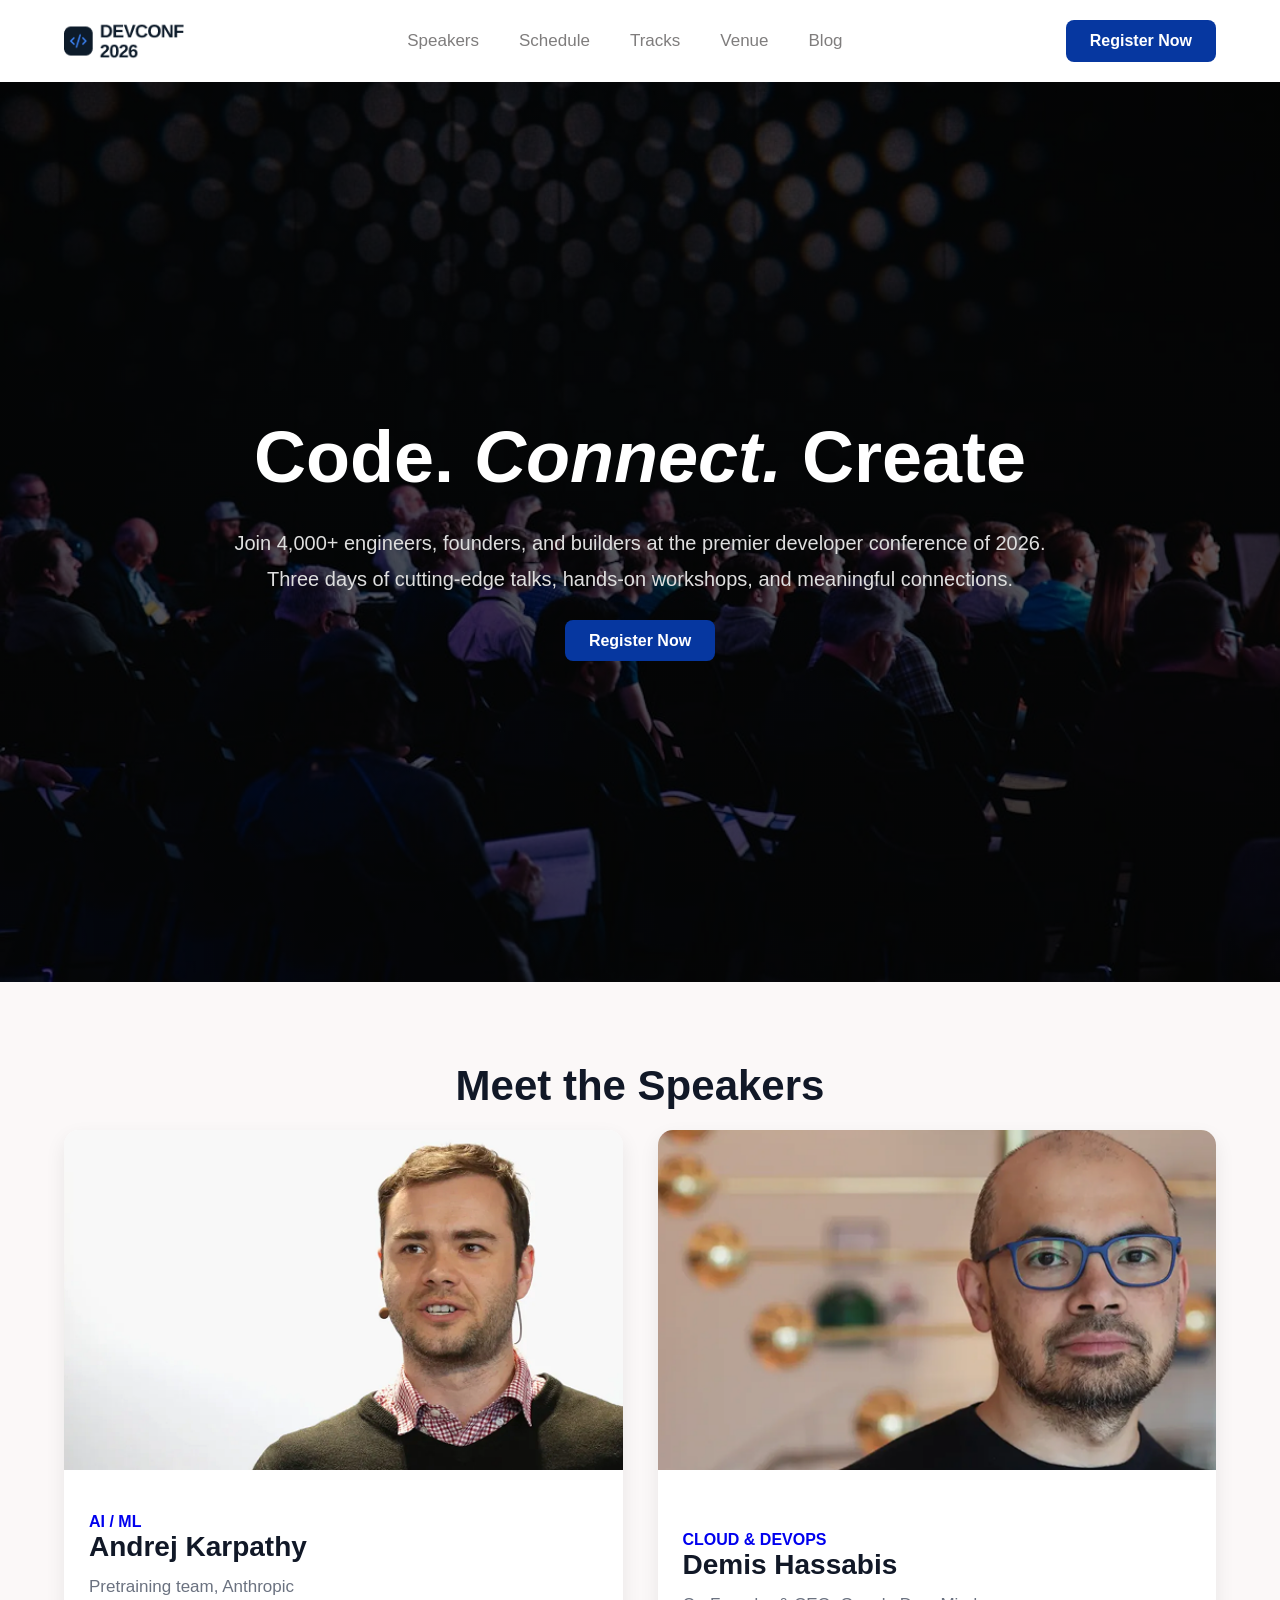
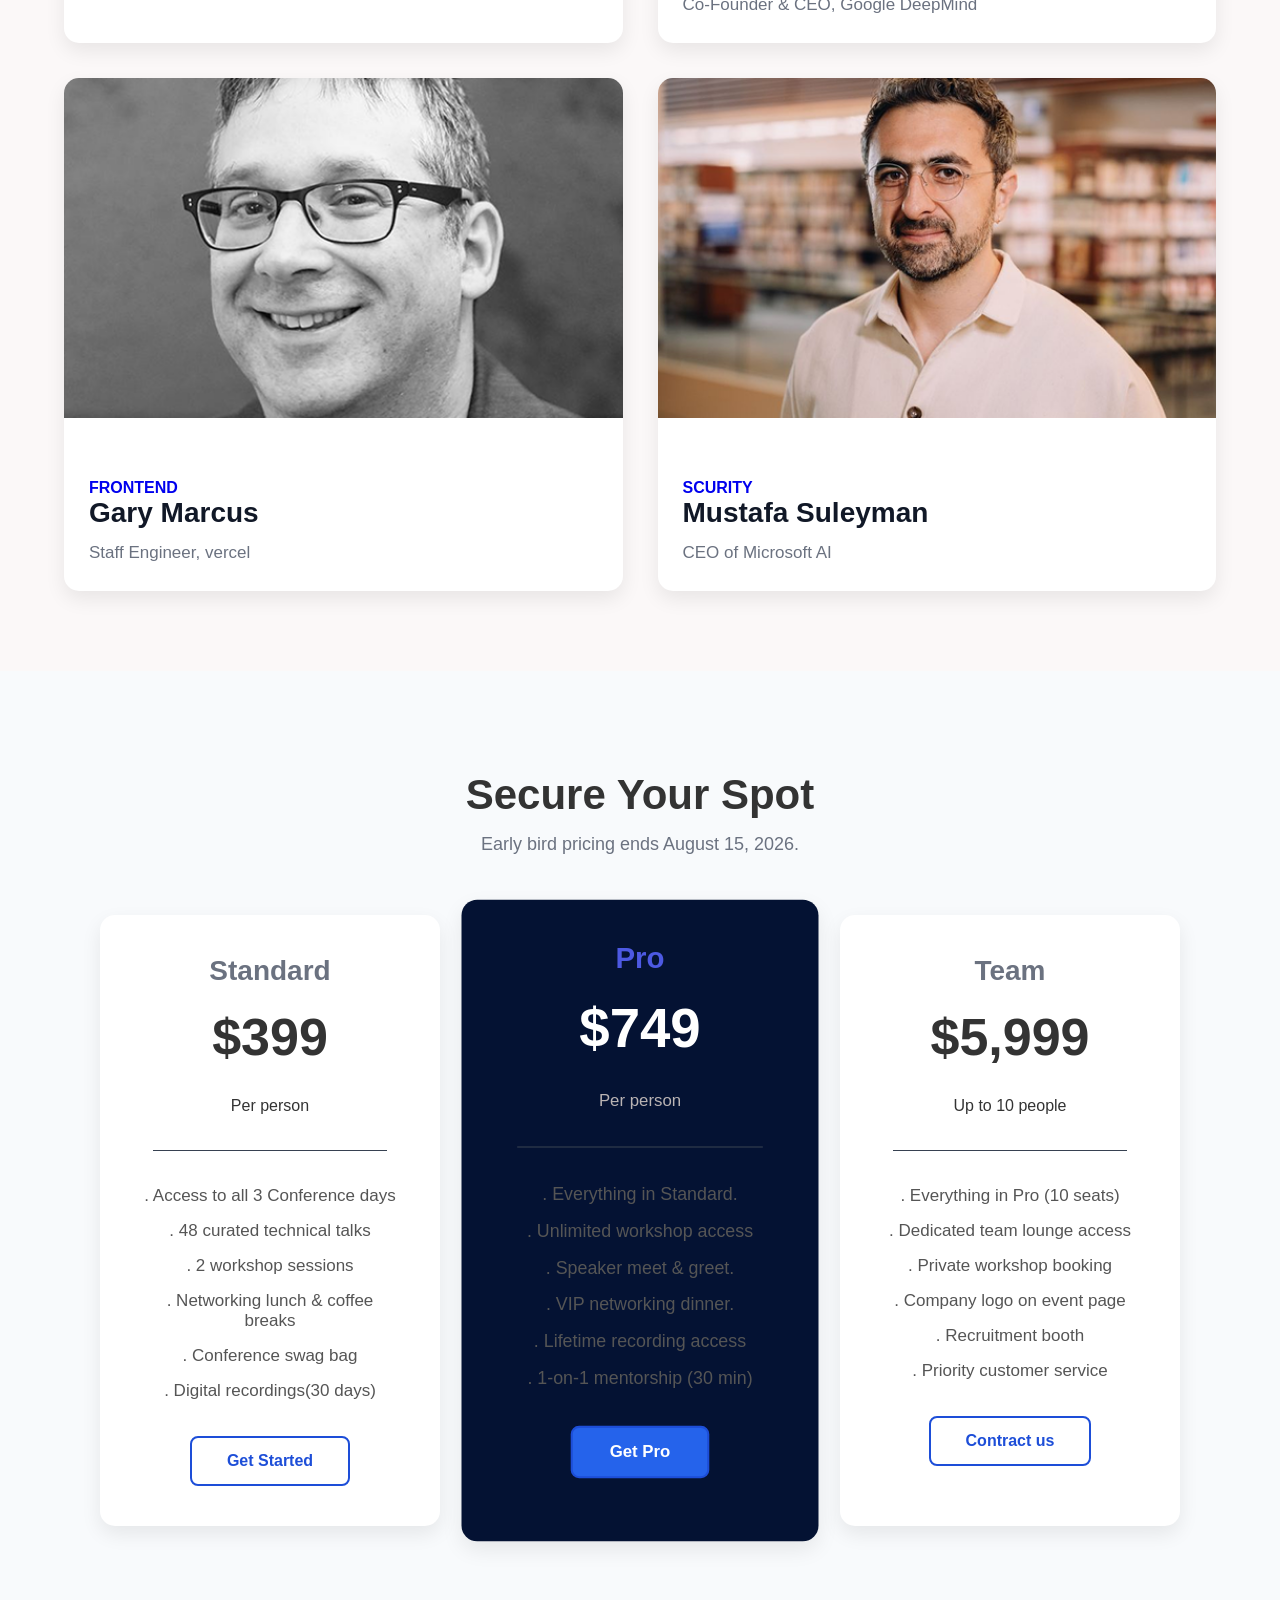
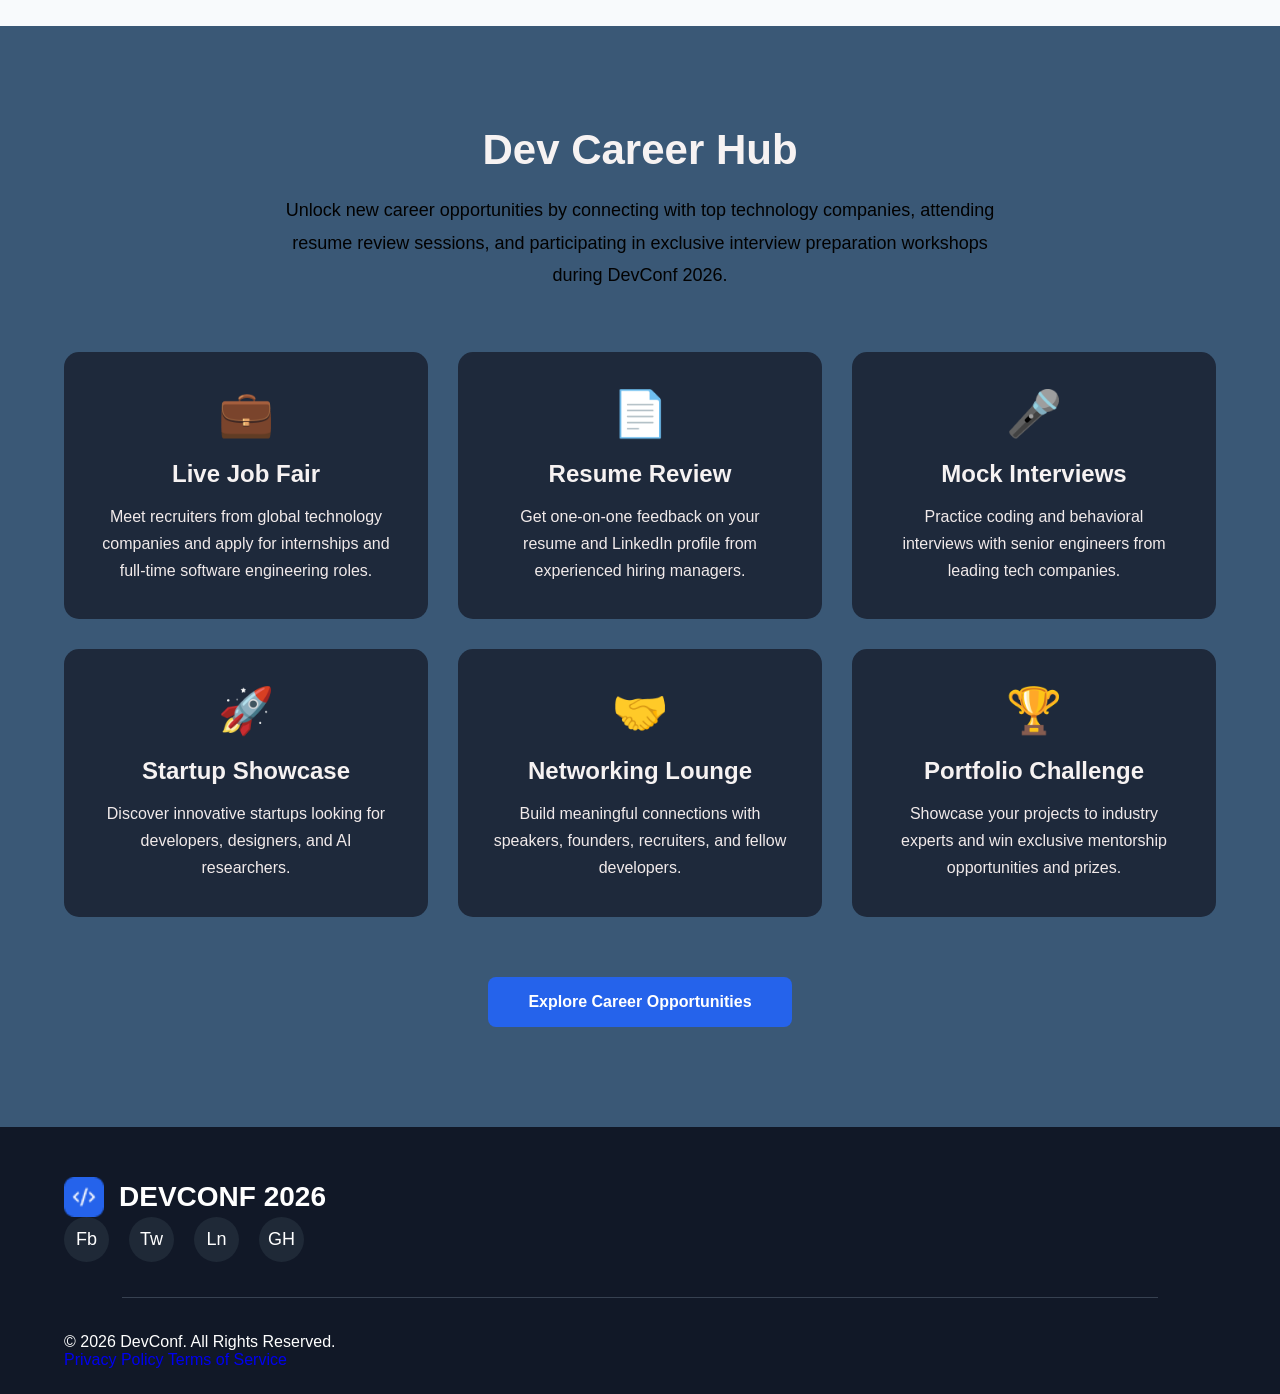
<file: index.html>
<!DOCTYPE html>
<html lang="en">
<head>
    <meta charset="UTF-8">
    <meta name="viewport" content="width=device-width, initial-scale=1.0">
    <title>DevConf 2026</title>
    <link rel="stylesheet" href="./assets/banner.jpg"rel="stylesheet">

    <link rel="stylesheet" href="./style.css">
</head>
<body>
    <header>
<nav class="navbar">
    <div class="logo">
        <em class="fa-solid fa-code"></em>
        <div class="logo">
                <img src="./assets/logo.png" alt="DEVCONF Logo">
            </div>
    </div>
    

<ul class="nav-links">

    <li><a href="#">Speakers</a></li>  

    <li><a href="#">Schedule</a></li> 
    <li><a href="#">Tracks</a></li>     
    <li><a href="#">Venue</a></li>    
    <li><a href="#">Blog</a></li> 

</ul>
 <a href="#" class="register-btn">Register Now</a>
</nav>



    </header>
    <section class="hero">
        <div class="hero-content">
            <h1>
                Code.
                <em>Connect.</em>
                Create
            </h1>
            <p>Join 4,000+ engineers, founders, and builders at the premier
                    developer conference of 2026. Three days of cutting-edge talks,
                    hands-on workshops, and meaningful connections.</p>
            <a href="#" class="register-btn">Register Now</a>
        </div>  

    </section>

</body>
</html>
<section class="speakers">
        <div class="container">
            <h2>Meet the Speakers</h2>
            <div class="speaker-grid">
                <div class="speaker-card">
                    <img src="./assets/andrej.png" alt="Andrej Karpathy"> 
                    <div class="speaker-info"
                    ><br>
                    <a href="category" ><b>AI / ML </b></a>
                        <h3><b>Andrej Karpathy</b></h3>

                <p>Pretraining team, Anthropic </p>
                    </div>
                </div>
                <div class="speaker-card">
                    <img src="./assets/demis.png" alt="Demis Hassabis">
                    <div class="speaker-info">
                        <br><br>
                        <a href="category"><b>CLOUD & DEVOPS</b></a>
                        <h3><b>Demis Hassabis</b></h3>
                        <p>Co-Founder & CEO, Google DeepMind</p>
                    </div>
                </div>
                <div class="speaker-card">
                    <img src="./assets/gary.png" alt="Gary Marcus">
                    <div class="speaker-info">
                        <br><br>
                        <a href="category"><b>FRONTEND</b></a>
                        <h3><b>Gary Marcus</b></h3>
                        <p>Staff Engineer, vercel</p>
                    </div>
            </div>
            <div class="speaker-card">
                <img src="./assets/mustafa.png" alt="Mustafa Suleyman">
                <div class="speaker-info">
                    <br><br>
                    <a href="category"><b>SCURITY</b></a>
                    <h3><b>Mustafa Suleyman</b></h3>
                    <p> CEO of Microsoft AI</p>
                </div>
        </div>
        
    </section>

    <section class="pricing">

        <div class="container">

            <h2>Secure Your Spot</h2>

            <p class="subtitle">
                Early bird pricing ends August 15, 2026.
            </p>

            <div class="pricing-cards">

                <div class="card">

                    <h3>Standard</h3>

                    <h1>$399</h1>
                    <p>Per person</p>
                    <hr>

                    <ul>
                        <li>. Access to all 3 Conference days</li>
                        <li>. 48 curated technical talks</li>
                        <li>. 2 workshop sessions</li>
                        <li>. Networking lunch & coffee breaks</li>
                        <li>. Conference swag bag </li>
                        <li>. Digital recordings(30 days)</li>
                    </ul>

                    <a href="#" class="btn">Get Started</a>

                </div>


                <div class="card featured">


                    <h3>Pro</h3>

                    <h1>$749</h1>
                    <p>Per person</p>
                    <hr>

                    <ul>
                        <li>. Everything in Standard.   </li>
                        <li>. Unlimited workshop access </li>
                        <li>. Speaker meet & greet.     </li>
                        <li>. VIP networking dinner.    </li>
                        <li>. Lifetime recording access </li>
                        <li>. 1-on-1 mentorship (30 min)</li>
                    </ul>

                    <a href="#" class="btn">Get Pro</a>

                </div>


                <div class="card">

                    <h3>Team</h3>

                    <h1>$5,999</h1>
                    <p>Up to 10 people</p>
                    <hr>

                    <ul>
                        <li>. Everything in Pro (10 seats)</li>
                        <li>. Dedicated team lounge access</li>
                        <li>. Private workshop booking</li>
                        <li>. Company logo on event page</li>
                        <li>. Recruitment booth</li>
                        <li>. Priority customer service</li>
                    </ul>

                    <a href="#" class="btn">Contract us</a>

                </div>

            </div>
        </div>

    </section>
    <section class="career-hub">

    <div class="container">

        <h2>Dev Career Hub</h2>

        <p class="career-subtitle">
            Unlock new career opportunities by connecting with top technology
            companies, attending resume review sessions, and participating in
            exclusive interview preparation workshops during DevConf 2026.
        </p>

        <div class="career-grid">

            <div class="career-card">

                <div class="icon">💼</div>

                <h3>Live Job Fair</h3>

                <p>
                    Meet recruiters from global technology companies and apply
                    for internships and full-time software engineering roles.
                </p>

            </div>

            <div class="career-card">

                <div class="icon">📄</div>

                <h3>Resume Review</h3>

                <p>
                    Get one-on-one feedback on your resume and LinkedIn profile
                    from experienced hiring managers.
                </p>

            </div>

            <div class="career-card">

                <div class="icon">🎤</div>

                <h3>Mock Interviews</h3>

                <p>
                    Practice coding and behavioral interviews with senior
                    engineers from leading tech companies.
                </p>

            </div>

            <div class="career-card">

                <div class="icon">🚀</div>

                <h3>Startup Showcase</h3>

                <p>
                    Discover innovative startups looking for developers,
                    designers, and AI researchers.
                </p>

            </div>

            <div class="career-card">

                <div class="icon">🤝</div>

                <h3>Networking Lounge</h3>

                <p>
                    Build meaningful connections with speakers, founders,
                    recruiters, and fellow developers.
                </p>

            </div>

            <div class="career-card">

                <div class="icon">🏆</div>

                <h3>Portfolio Challenge</h3>

                <p>
                    Showcase your projects to industry experts and win exclusive
                    mentorship opportunities and prizes.
                </p>

            </div>

        </div>

          <a href="#" class="career-btn">Explore Career Opportunities</a>

        </div>

       </section>

<footer>

    <div class="container">

        <div class="footer-top">


            <div class="footer-logo">

                <img src="./assets/logo-mini.png" alt="DevConf Logo">

                <h2>DEVCONF 2026</h2>

            </div>

            <div class="social-links">

                <a href="#"><i class="https://www.facebook.com"></i>Fb</a>

                <a href="#"><i class="https://www.twitter.com"></i>Tw</a>

                <a href="#"><i class="https://www.linkedin-in.com"></i>Ln</a>

                <a href="#"><i class="https://www.github.com"></i>GH </a>

            </div>

        </div>

        <hr>

        <div class="footer-bottom">

            <p>© 2026 DevConf. All Rights Reserved.</p>

            <div class="footer-links">

                <a href="#">Privacy Policy</a>

                <a href="#">Terms of Service</a>

            </div>

        </div>

    </div>

</footer>

</body>
</html>
</file>
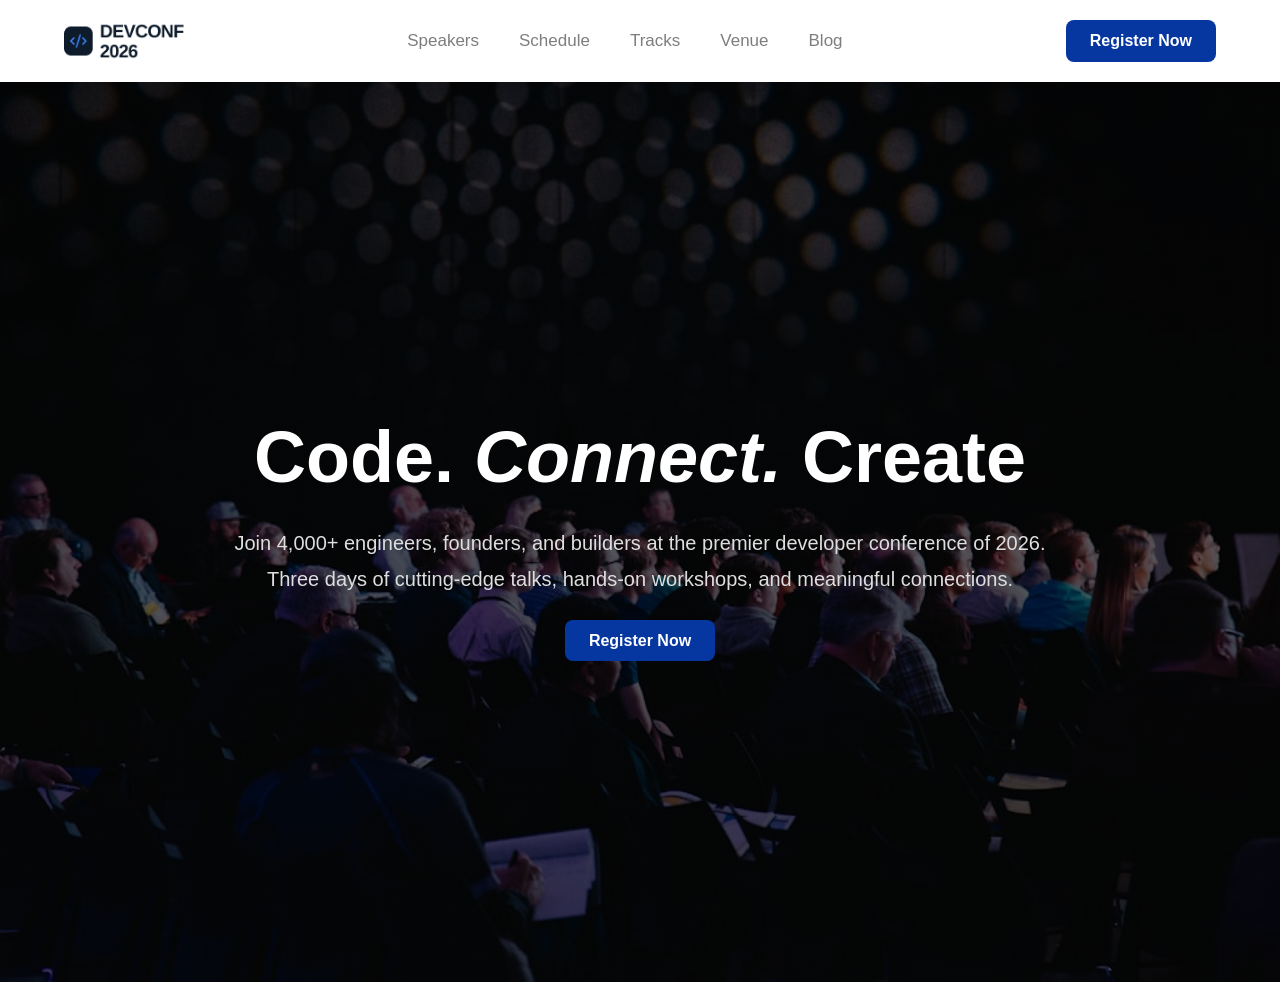
<file: 1stpage.html>
<!DOCTYPE html>
<html lang="en">
<head>
    <meta charset="UTF-8">
    <meta name="viewport" content="width=device-width, initial-scale=1.0">
    <title>DevConf 2026</title>
    <link rel="stylesheet" href="assets/banner.jpg"rel="stylesheet">

    <link rel="stylesheet" href="style.css">
</head>
<body>
    <header>
<nav class="navbar">
    <div class="logo">
        <em class="fa-solid fa-code"></em>
        <div class="logo">
                <img src="assets/logo.png" alt="DEVCONF Logo">
            </div>
    </div>
    

<ul class="nav-links">

    <li><a href="#">Speakers</a></li>  

    <li><a href="#">Schedule</a></li> 
    <li><a href="#">Tracks</a></li>     
    <li><a href="#">Venue</a></li>    
    <li><a href="#">Blog</a></li> 

</ul>
 <a href="#" class="register-btn">Register Now</a>
</nav>



    </header>
    <section class="hero">
        <div class="hero-content">
            <h1>
                Code.
                <em>Connect.</em>
                Create
            </h1>
            <p>Join 4,000+ engineers, founders, and builders at the premier
                    developer conference of 2026. Three days of cutting-edge talks,
                    hands-on workshops, and meaningful connections.</p>
            <a href="#" class="register-btn">Register Now</a>
        </div>  

    </section>

</body>
</html>
</file>
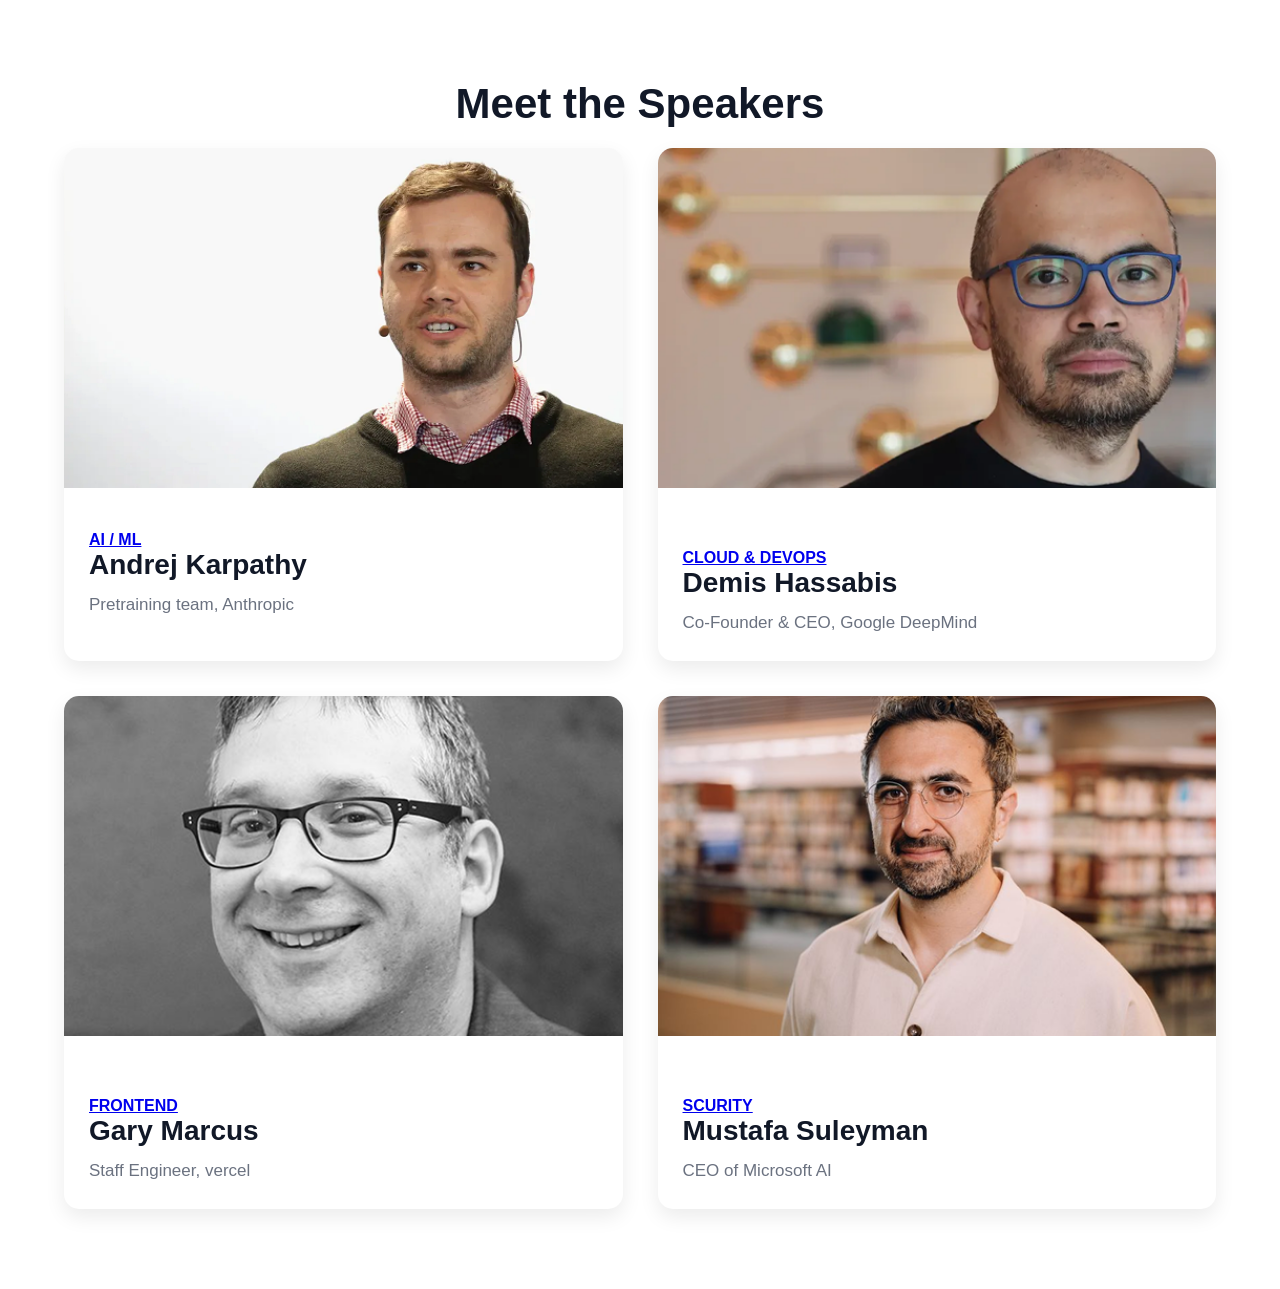
<file: 2ndpage.html>
<!DOCTYPE html>
<html lang="en">
<head>
    <meta charset="UTF-8">
    <meta name="viewport" content="width=device-width, initial-scale=1.0">
    <title>Meet the speakers</title>

    <link rel="stylesheet" href="2ndpage.css">

</head>
<body>
    <section class="speakers">
        <div class="container">
            <h2>Meet the Speakers</h2>
            <div class="speaker-grid">
                <div class="speaker-card">
                    <img src="assets/andrej.png" alt="Andrej Karpathy"> 
                    <div class="speaker-info"
                    ><br>
                    <a href="category" ><b>AI / ML </b></a>
                        <h3><b>Andrej Karpathy</b></h3>

                <p>Pretraining team, Anthropic </p>
                    </div>
                </div>
                <div class="speaker-card">
                    <img src="assets/demis.png" alt="Demis Hassabis">
                    <div class="speaker-info">
                        <br><br>
                        <a href="category"><b>CLOUD & DEVOPS</b></a>
                        <h3><b>Demis Hassabis</b></h3>
                        <p>Co-Founder & CEO, Google DeepMind</p>
                    </div>
                </div>
                <div class="speaker-card">
                    <img src="assets/gary.png" alt="Gary Marcus">
                    <div class="speaker-info">
                        <br><br>
                        <a href="category"><b>FRONTEND</b></a>
                        <h3><b>Gary Marcus</b></h3>
                        <p>Staff Engineer, vercel</p>
                    </div>
            </div>
            <div class="speaker-card">
                <img src="assets/mustafa.png" alt="Mustafa Suleyman">
                <div class="speaker-info">
                    <br><br>
                    <a href="category"><b>SCURITY</b></a>
                    <h3><b>Mustafa Suleyman</b></h3>
                    <p> CEO of Microsoft AI</p>
                </div>
        </div>
        
    </section>

</body>
</html>
</file>
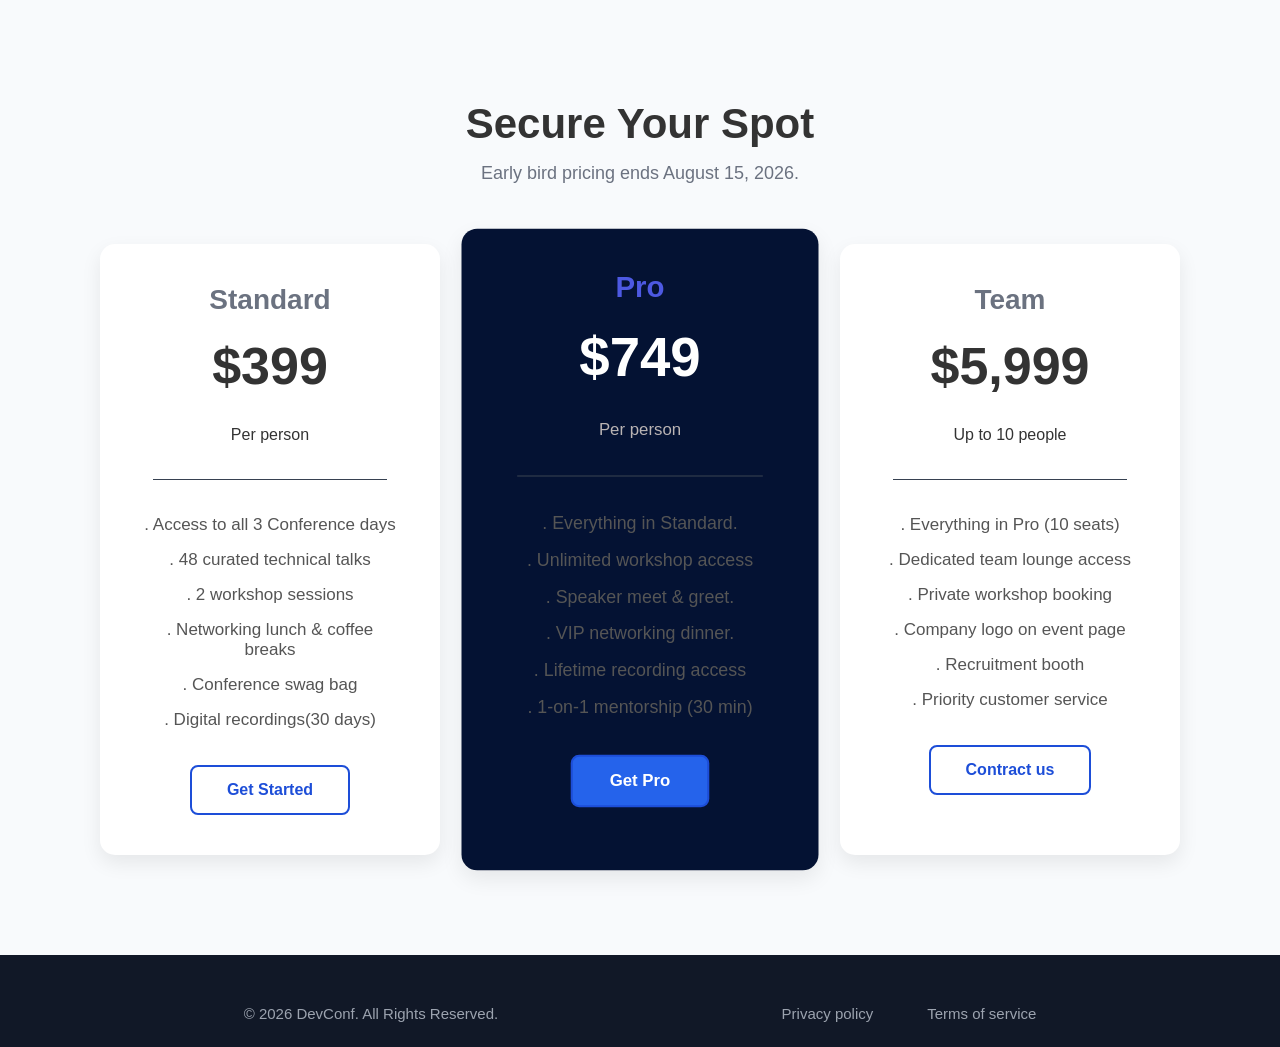
<file: 3rdpage.html>
<!DOCTYPE html>
<html lang="en">
<head>
    <meta charset="UTF-8">
    <meta name="viewport" content="width=device-width, initial-scale=1.0">
    <title>DevConf 2026 | Pricing</title>

    <link rel="stylesheet" href="3rdpage.css">

</head>
<body>



    <section class="pricing">

        <div class="container">

            <h2>Secure Your Spot</h2>

            <p class="subtitle">
                Early bird pricing ends August 15, 2026.
            </p>

            <div class="pricing-cards">

                <div class="card">

                    <h3>Standard</h3>

                    <h1>$399</h1>
                    <p>Per person</p>
                    <hr>

                    <ul>
                        <li>. Access to all 3 Conference days</li>
                        <li>. 48 curated technical talks</li>
                        <li>. 2 workshop sessions</li>
                        <li>. Networking lunch & coffee breaks</li>
                        <li>. Conference swag bag </li>
                        <li>. Digital recordings(30 days)</li>
                    </ul>

                    <a href="#" class="btn">Get Started</a>

                </div>


                <div class="card featured">


                    <h3>Pro</h3>

                    <h1>$749</h1>
                    <p>Per person</p>
                    <hr>

                    <ul>
                        <li>. Everything in Standard.   </li>
                        <li>. Unlimited workshop access </li>
                        <li>. Speaker meet & greet.     </li>
                        <li>. VIP networking dinner.    </li>
                        <li>. Lifetime recording access </li>
                        <li>. 1-on-1 mentorship (30 min)</li>
                    </ul>

                    <a href="#" class="btn">Get Pro</a>

                </div>


                <div class="card">

                    <h3>Team</h3>

                    <h1>$5,999</h1>
                    <p>Up to 10 people</p>
                    <hr>

                    <ul>
                        <li>. Everything in Pro (10 seats)</li>
                        <li>. Dedicated team lounge access</li>
                        <li>. Private workshop booking</li>
                        <li>. Company logo on event page</li>
                        <li>. Recruitment booth</li>
                        <li>. Priority customer service</li>
                    </ul>

                    <a href="#" class="btn">Contract us</a>

                </div>

            </div>

        </div>

    </section>


    <footer>

        

       

        <p class="copyright">
            © 2026 DevConf. All Rights Reserved.&nbsp;&nbsp;&nbsp;&nbsp;&nbsp;&nbsp;&nbsp;&nbsp;&nbsp;&nbsp;&nbsp;&nbsp;&nbsp;&nbsp;&nbsp;&nbsp;&nbsp;&nbsp;&nbsp;&nbsp;&nbsp;&nbsp;&nbsp;&nbsp;&nbsp;&nbsp;&nbsp;&nbsp;&nbsp;&nbsp;&nbsp;&nbsp;&nbsp;&nbsp;&nbsp;&nbsp;&nbsp;&nbsp;&nbsp;&nbsp;&nbsp;&nbsp;&nbsp;&nbsp;&nbsp;&nbsp;&nbsp;&nbsp;&nbsp;&nbsp;&nbsp;&nbsp;&nbsp;&nbsp;&nbsp;&nbsp;&nbsp;&nbsp;&nbsp;&nbsp;&nbsp;&nbsp;&nbsp;&nbsp;&nbsp;            &nbsp;&nbsp;Privacy policy &nbsp; &nbsp;&nbsp;&nbsp;&nbsp;&nbsp;&nbsp;&nbsp;&nbsp;&nbsp;   Terms of service
        </p>
        

    </footer>

</body>
</html>
</file>
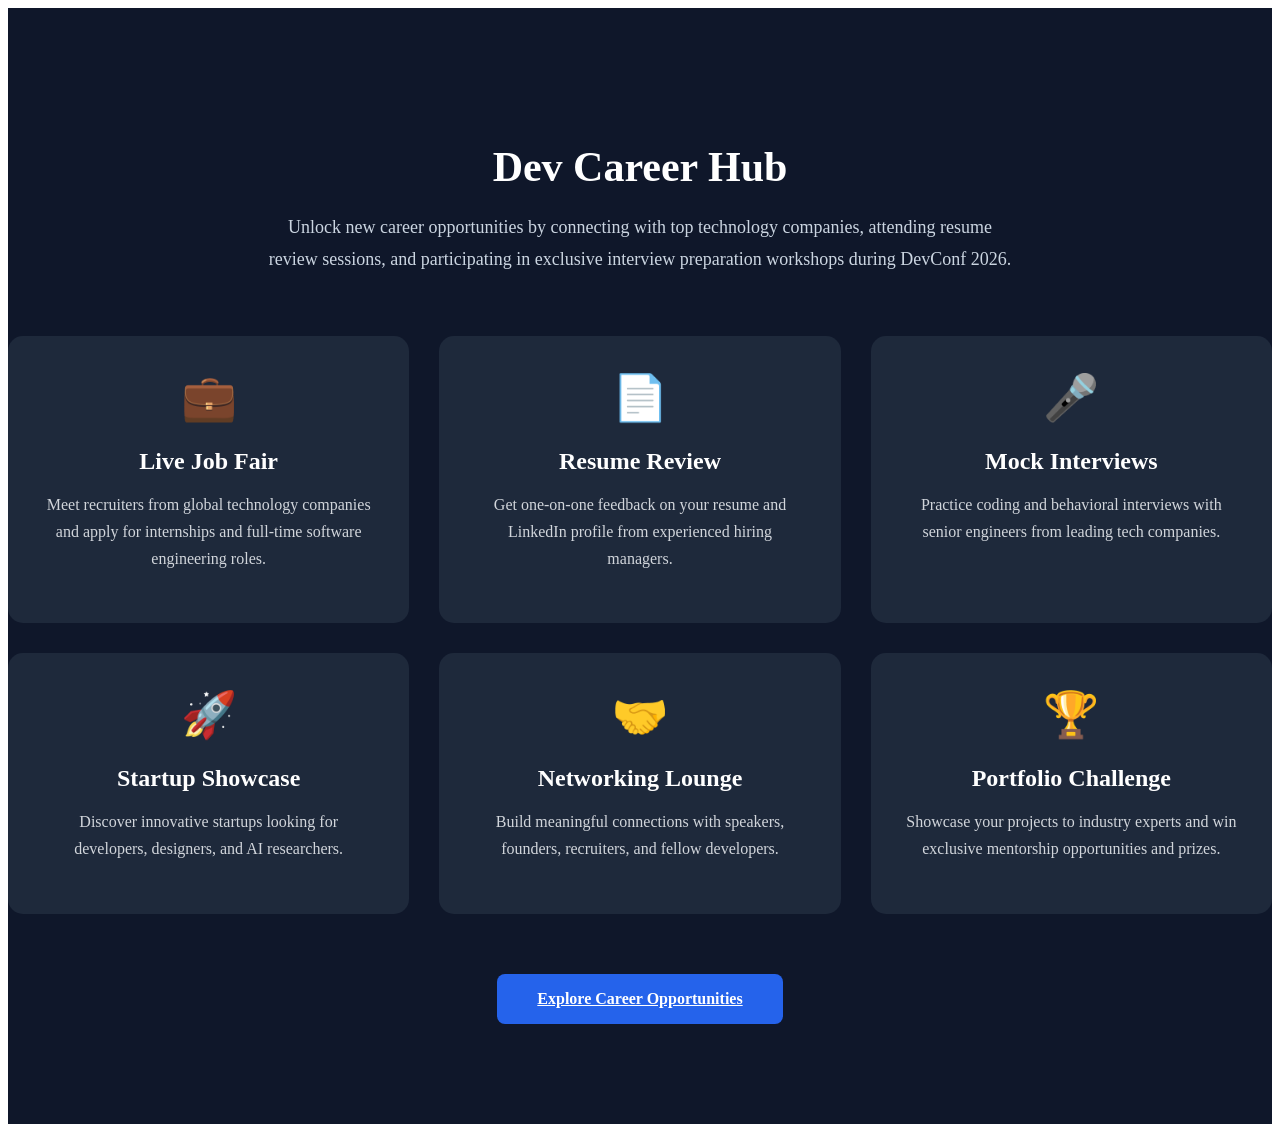
<file: practice.html>
<!DOCTYPE html>
<html lang="en">
<head>
    <meta charset="UTF-8">
    <meta name="viewport" content="width=device-width, initial-scale=1.0">
    <title>DevConf 2026</title>
    <link rel="stylesheet" href="assets/banner.jpg"rel="stylesheet">

    <link rel="stylesheet" href="practice.css">
</head>

<body>

<section class="career-hub">

    <div class="container">

        <h2>Dev Career Hub</h2>

        <p class="career-subtitle">
            Unlock new career opportunities by connecting with top technology
            companies, attending resume review sessions, and participating in
            exclusive interview preparation workshops during DevConf 2026.
        </p>

        <div class="career-grid">

            <div class="career-card">

                <div class="icon">💼</div>

                <h3>Live Job Fair</h3>

                <p>
                    Meet recruiters from global technology companies and apply
                    for internships and full-time software engineering roles.
                </p>

            </div>

            <div class="career-card">

                <div class="icon">📄</div>

                <h3>Resume Review</h3>

                <p>
                    Get one-on-one feedback on your resume and LinkedIn profile
                    from experienced hiring managers.
                </p>

            </div>

            <div class="career-card">

                <div class="icon">🎤</div>

                <h3>Mock Interviews</h3>

                <p>
                    Practice coding and behavioral interviews with senior
                    engineers from leading tech companies.
                </p>

            </div>

            <div class="career-card">

                <div class="icon">🚀</div>

                <h3>Startup Showcase</h3>

                <p>
                    Discover innovative startups looking for developers,
                    designers, and AI researchers.
                </p>

            </div>

            <div class="career-card">

                <div class="icon">🤝</div>

                <h3>Networking Lounge</h3>

                <p>
                    Build meaningful connections with speakers, founders,
                    recruiters, and fellow developers.
                </p>

            </div>

            <div class="career-card">

                <div class="icon">🏆</div>

                <h3>Portfolio Challenge</h3>

                <p>
                    Showcase your projects to industry experts and win exclusive
                    mentorship opportunities and prizes.
                </p>

            </div>

        </div>

          <a href="#" class="career-btn">Explore Career Opportunities</a>

        </div>

       </section>
       

   </body>
</html>
</file>
<file: style.css>
*{
    margin:0;
    padding:0;
    box-sizing:border-box;
}
body{
    font-family:'Inter',sans-serif;
}
a{
    text-decoration:none;
}
ul{
    list-style:none;
}
header{
    background:#fff;
    box-shadow:0 2px 8px rgba(0,0,0,.08);
}
.navbar{
    width:90%;
    max-width:1200px;
    margin:auto;
    display:flex;
    justify-content:space-between;
    align-items:center;
    padding:20px 0;
}
.logo img{
    width:120px;
}
.nav-links{
    display:flex;
    gap:40px;
}
.nav-links a{
    color:#7f7d7d;
    font-size:17px;
    font-weight:500;
    transition:.3s;  
}
.nav-links a:hover{
    color:#093697;
}
.register-btn{
    background:#0637a0;
    color:#fff;
    padding:12px 24px;
    border-radius:8px;
    font-weight:600;
    transition:.3s;
}
.register-btn:hover{
    background:#1d4ed8;
}
.hero{
    height:100vh;
    background:
    linear-gradient(rgba(0,0,0,.65),rgba(0,0,0,.65)),
    url("./assets/banner.jpg");

    background-size:cover;
    background-position:center;
    display:flex;
    justify-content:center;
    align-items:center;
    text-align:center;
    color:#fff;
}
.hero-content{
    max-width:850px;
}
.hero-content h1{
    font-size:72px;
    font-weight:800;
    line-height:1.2;
    margin-bottom:25px;
}
.hero-content em{
    font-style:italic;
}
.hero-content p{
    font-size:20px;
    color:hsl(0, 0%, 87%);
    line-height:1.8;
    margin-bottom:35px;
}
.hero-btn{
    display:inline-block;
    background:#496ccc;
    color:white;
    padding:16px 36px;
    border-radius:8px;
    font-weight:700;
}
.hero-btn:hover{
    background:#496ccc;
}



img{
    display:block;
    width:100%;
}
.container{
    width:90%;
    max-width:1200px;
    margin:auto;
}
.speakers{
    padding:80px 0;
}
.speakers h2{
    text-align:center;
    font-size:42px;
    margin-bottom:20px;
    color:#111827;
}
.section-description{
    text-align:center;
    font-size:18px;
    color:#6b7280;
    max-width:700px;
    margin:0 auto 60px;
    line-height:1.7;
}
.speaker-grid{

    display:grid;
    grid-template-columns:repeat(2,1fr);
    gap:35px;
}
.speaker-card{
    background:white;
    border-radius:15px;
    overflow:hidden;
    box-shadow:0 8px 20px rgba(0,0,0,.08);
    transition: 0.3s;;
}
.speaker-card:hover{
    transform:translateY(-8px);
    box-shadow:0 15px 30px rgba(0,0,0,.15);
}
.speaker-card img{
    width:100%;
    height:340px;
    object-fit:cover;
}
.speaker-info{
    padding:25px;
}
.category{
    display:inline-block;
    background:#053294;
    color:white;
    padding:8px 18px;
    border-radius:20px;
    font-size:14px;
    font-weight:bold;
    margin-bottom:18px;
}
.speaker-info h3{
    font-size:28px;
    margin-bottom:10px;
    color:#111827;
}
.speaker-info p{
    font-size:17px;
    color:#6b7280;
    line-height:1.6;
}
@media(max-width:768px){
    .speaker-grid{
        grid-template-columns:1fr;
    }
    .speakers h2{
        font-size:32px;
    }
    .section-description{
        font-size:16px;
    }

}

.career-hub{

    padding:100px 0;

    background:#3a5876;

    color:rgb(246, 242, 242);

    text-align:center;

}

.career-hub h2{

    font-size:42px;

    margin-bottom:20px;

}

.career-subtitle{

    max-width:750px;

    margin:0 auto 60px;

    color:#020202;

    line-height:1.8;

    font-size:18px;

}

.career-grid{

    display:grid;

    grid-template-columns:repeat(3,1fr);

    gap:30px;

}

.career-card{

    background:#1e293b;

    padding:35px;

    border-radius:15px;

    transition:.3s;

}

.career-card:hover{

    transform:translateY(-10px);

    background:#2563eb;

}

.icon{

    font-size:45px;

    margin-bottom:20px;

}

.career-card h3{

    margin-bottom:15px;

    font-size:24px;

}

.career-card p{

    color:#f1eaea;

    line-height:1.7;

}

.career-btn{

    display:inline-block;

    margin-top:60px;

    padding:16px 40px;

    background:#2563eb;

    color:rgb(255, 255, 255);

    border-radius:8px;

    font-weight:600;

}

.career-btn:hover{

    background:#1d4ed8;

}



@media(max-width:992px){

    .career-grid{

        grid-template-columns:repeat(2,1fr);

    }

}

@media(max-width:768px){

    .career-grid{

        grid-template-columns:1fr;

    }

}
*{
    margin:0;
    padding:0;
    box-sizing:border-box;
}

body{
    font-family:Arial, Helvetica, sans-serif;
    background:#fbf8f8;
    color:#333;
}

a{
    text-decoration:none;
}

ul{
    list-style:none;
}

.container{
    width:90%;
    max-width:1200px;
    margin:auto;
}
.pricing{
    padding:100px 0;
    background:#f8fafc;
}

.pricing h2{
    text-align:center;
    font-size:42px;
    color:#333;
    margin-bottom:15px;
}
.pricing h3{
    text-align:center;
    font-size:18px;
    color:#6b7280;
    margin-bottom:60px;
}

.subtitle{
    text-align:center;
    color:#6b7280;
    font-size:18px;
    margin-bottom:60px;
}


.pricing-cards{
    display:flex;
    justify-content:center;
    gap:30px;
    flex-wrap:wrap;   
}
.card{
    background:white;
    width:340px;
    padding:40px;
    border-radius:15px;
    text-align:center;
    box-shadow:0 8px 20px rgba(0,0,0,.08);
    transition:.3s;
    position:relative;
}

.card:hover{
    transform:translateY(-10px);
}

.featured{
    background:#041233;
    color:rgb(255, 255, 255);
    transform:scale(1.05);
}
.featured h3{
    color:rgb(77, 89, 226);
}
.featured p{
    color:rgb(186, 180, 180);
}

.featured ul li{
    color:white;
}

.badge{
    position:absolute;
    top:-15px;
    left:50%;
    transform:translateX(-50%);
    background:#facc15;
    color:#0d57cf;
    padding:8px 18px;
    border-radius:20px;
    font-size:14px;
    font-weight:bold;
}

.card h3{
    font-size:28px;
    margin-bottom:20px;
}

.card h1{
    font-size:52px;
    margin-bottom:30px;
}

.card ul{
    margin-bottom:35px;
}

.card ul li{
    margin:15px 0;
    color:#555;
    font-size:17px;
}


.btn{
   display:inline-block;
    background:white;
    color:#1d4ed8;
    border:2px solid #1d4ed8;
    padding:14px 35px;
    border-radius:8px;
    font-weight:bold;
    transition:.3s;
}

.btn:hover{
    background:#1d4ed8;
}

.featured .btn{
    background:#2563eb;
    color:white;
}

.featured .btn:hover{
    background:#1d4ed8;
}

footer{
    background:#111827;
    color:white;
    padding:50px 0 25px;
}

.footer-container{
    width:90%;
    max-width:1200px;
    margin:auto;

    display:flex;
    justify-content:space-between;
    align-items:center;
    flex-wrap:wrap;
}


.footer-logo{
    display:flex;
    align-items:center;
    gap:15px;
}

.footer-logo img{
    width: 40px;
}

.footer-logo h2{
    font-size:28px;
}

.social-links{
    display:flex;
    gap:20px;
}

.social-links a{
    width:45px;
    height:45px;

    display:flex;
    justify-content:center;
    align-items:center;

    background:#1f2937;
    color:white;

    border-radius:50%;

    transition:.3s;

    font-size:18px;
}

.social-links a:hover{
    background:#2563eb;
}

hr{
    width:90%;
    max-width:1200px;
    margin:35px auto;
    border:0;
    border-top:1px solid #374151;
}

.copyright{
    text-align:right;
    color:#9ca3af;
    font-size:15px;
}


@media (max-width:992px){

    .pricing-cards{
        flex-direction:column;
        align-items:right;
    }

    .featured{
        transform:none;
    }

    .footer-container{
        flex-direction:column;
        gap:25px;
    }

}

@media (max-width:768px){

    .pricing h2{
        font-size:34px;
    }

    .subtitle{
        font-size:16px;
    }

    .card{
        width:100%;
        max-width:350px;
    }

    .footer-logo h2{
        font-size:22px;
    }

}
</file>
<file: 2ndpage.css>
*{
    margin:0;
    padding:0;
    box-sizing:border-box;
}
body{
    font-family:'Inter',sans-serif;
}
img{
    display:block;
    width:100%;
}
.container{
    width:90%;
    max-width:1200px;
    margin:auto;
}
.speakers{
    padding:80px 0;
}
.speakers h2{
    text-align:center;
    font-size:42px;
    margin-bottom:20px;
    color:#111827;
}
.section-description{
    text-align:center;
    font-size:18px;
    color:#6b7280;
    max-width:700px;
    margin:0 auto 60px;
    line-height:1.7;
}
.speaker-grid{

    display:grid;
    grid-template-columns:repeat(2,1fr);
    gap:35px;
}
.speaker-card{
    background:white;
    border-radius:15px;
    overflow:hidden;
    box-shadow:0 8px 20px rgba(0,0,0,.08);
    transition: 0.3s;;
}
.speaker-card:hover{
    transform:translateY(-8px);
    box-shadow:0 15px 30px rgba(0,0,0,.15);
}
.speaker-card img{
    width:100%;
    height:340px;
    object-fit:cover;
}
.speaker-info{
    padding:25px;
}
.category{
    display:inline-block;
    background:#053294;
    color:white;
    padding:8px 18px;
    border-radius:20px;
    font-size:14px;
    font-weight:bold;
    margin-bottom:18px;
}
.speaker-info h3{
    font-size:28px;
    margin-bottom:10px;
    color:#111827;
}
.speaker-info p{
    font-size:17px;
    color:#6b7280;
    line-height:1.6;
}
@media(max-width:768px){
    .speaker-grid{
        grid-template-columns:1fr;
    }
    .speakers h2{
        font-size:32px;
    }
    .section-description{
        font-size:16px;
    }

}
</file>
<file: 3rdpage.css>
*{
    margin:0;
    padding:0;
    box-sizing:border-box;
}

body{
    font-family:Arial, Helvetica, sans-serif;
    background:#f5f7fb;
    color:#333;
}

a{
    text-decoration:none;
}

ul{
    list-style:none;
}

.container{
    width:90%;
    max-width:1200px;
    margin:auto;
}
.pricing{
    padding:100px 0;
    background:#f8fafc;
}

.pricing h2{
    text-align:center;
    font-size:42px;
    color:#333;
    margin-bottom:15px;
}
.pricing h3{
    text-align:center;
    font-size:18px;
    color:#6b7280;
    margin-bottom:60px;
}

.subtitle{
    text-align:center;
    color:#6b7280;
    font-size:18px;
    margin-bottom:60px;
}


.pricing-cards{
    display:flex;
    justify-content:center;
    gap:30px;
    flex-wrap:wrap;   
}
.card{
    background:white;
    width:340px;
    padding:40px;
    border-radius:15px;
    text-align:center;
    box-shadow:0 8px 20px rgba(0,0,0,.08);
    transition:.3s;
    position:relative;
}

.card:hover{
    transform:translateY(-10px);
}

.featured{
    background:#041233;
    color:rgb(255, 255, 255);
    transform:scale(1.05);
}
.featured h3{
    color:rgb(77, 89, 226);
}
.featured p{
    color:rgb(186, 180, 180);
}

.featured ul li{
    color:white;
}

.badge{
    position:absolute;
    top:-15px;
    left:50%;
    transform:translateX(-50%);
    background:#facc15;
    color:#0d57cf;
    padding:8px 18px;
    border-radius:20px;
    font-size:14px;
    font-weight:bold;
}

.card h3{
    font-size:28px;
    margin-bottom:20px;
}

.card h1{
    font-size:52px;
    margin-bottom:30px;
}

.card ul{
    margin-bottom:35px;
}

.card ul li{
    margin:15px 0;
    color:#555;
    font-size:17px;
}


.btn{
   display:inline-block;
    background:white;
    color:#1d4ed8;
    border:2px solid #1d4ed8;
    padding:14px 35px;
    border-radius:8px;
    font-weight:bold;
    transition:.3s;
}

.btn:hover{
    background:#1d4ed8;
}

.featured .btn{
    background:#2563eb;
    color:white;
}

.featured .btn:hover{
    background:#1d4ed8;
}

footer{
    background:#111827;
    color:white;
    padding:50px 0 25px;
}

.footer-container{
    width:90%;
    max-width:1200px;
    margin:auto;

    display:flex;
    justify-content:space-between;
    align-items:center;
    flex-wrap:wrap;
}


.footer-logo{
    display:flex;
    align-items:center;
    gap:15px;
}

.footer-logo img{
    width:60px;
}

.footer-logo h2{
    font-size:28px;
}

.social-links{
    display:flex;
    gap:20px;
}

.social-links a{
    width:45px;
    height:45px;

    display:flex;
    justify-content:center;
    align-items:center;

    background:#1f2937;
    color:white;

    border-radius:50%;

    transition:.3s;

    font-size:18px;
}

.social-links a:hover{
    background:#2563eb;
}

hr{
    width:90%;
    max-width:1200px;
    margin:35px auto;
    border:0;
    border-top:1px solid #374151;
}

.copyright{
    text-align:center;
    color:#9ca3af;
    font-size:15px;
}


@media (max-width:992px){

    .pricing-cards{
        flex-direction:column;
        align-items:center;
    }

    .featured{
        transform:none;
    }

    .footer-container{
        flex-direction:column;
        gap:25px;
    }

}

@media (max-width:768px){

    .pricing h2{
        font-size:34px;
    }

    .subtitle{
        font-size:16px;
    }

    .card{
        width:100%;
        max-width:350px;
    }

    .footer-logo h2{
        font-size:22px;
    }

}
</file>
<file: practice.css>
/* ================= CAREER HUB ================= */

.career-hub{

    padding:100px 0;

    background:#0f172a;

    color:white;

    text-align:center;

}

.career-hub h2{

    font-size:42px;

    margin-bottom:20px;

}

.career-subtitle{

    max-width:750px;

    margin:0 auto 60px;

    color:#cbd5e1;

    line-height:1.8;

    font-size:18px;

}

.career-grid{

    display:grid;

    grid-template-columns:repeat(3,1fr);

    gap:30px;

}

.career-card{

    background:#1e293b;

    padding:35px;

    border-radius:15px;

    transition:.3s;

}

.career-card:hover{

    transform:translateY(-10px);

    background:#2563eb;

}

.icon{

    font-size:45px;

    margin-bottom:20px;

}

.career-card h3{

    margin-bottom:15px;

    font-size:24px;

}

.career-card p{

    color:#d1d5db;

    line-height:1.7;

}

.career-btn{

    display:inline-block;

    margin-top:60px;

    padding:16px 40px;

    background:#2563eb;

    color:white;

    border-radius:8px;

    font-weight:600;

}

.career-btn:hover{

    background:#1d4ed8;

}

/* Responsive */

@media(max-width:992px){

    .career-grid{

        grid-template-columns:repeat(2,1fr);

    }

}

@media(max-width:768px){

    .career-grid{

        grid-template-columns:1fr;

    }

}
</file>
